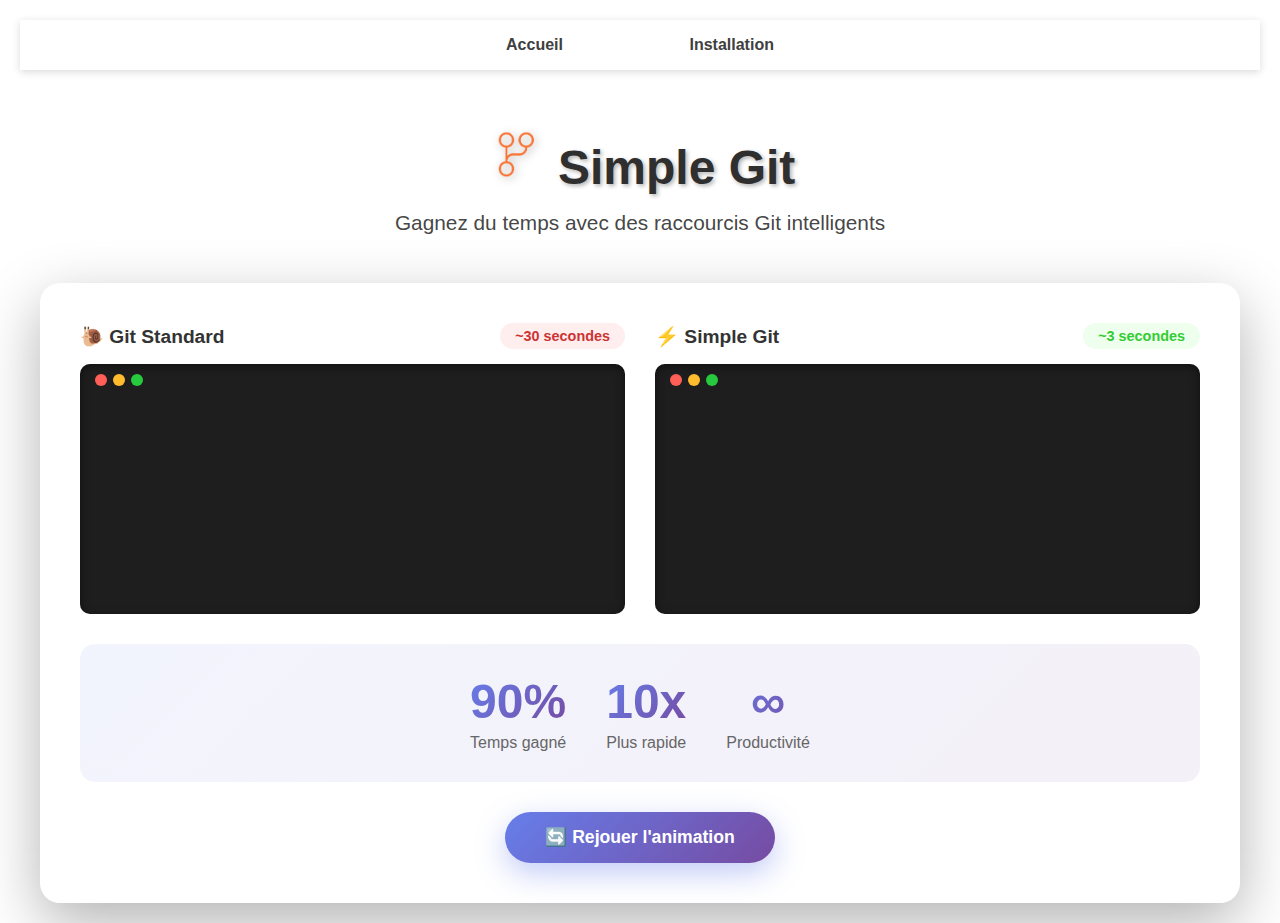
<file: index.html>
<!DOCTYPE html>
<html lang="fr">
<head>
    <meta charset="UTF-8">
    <meta name="viewport" content="width=device-width, initial-scale=1.0">
    <title>Simple Git - Gagnez du temps ⚡</title>
    <link rel="stylesheet" href="style.css">
    <link rel="stylesheet" href="nav-style.css">
    <link rel="icon" type="image/png" href="simple-logo.png">
    <title>Simple git</title>
</head>
<body>
    <nav class="nav-bar">
        <ul class="list">
            <li class="item"><a href="index.html">Accueil</a></li>
            <li class="item"><a href="installation.html">Installation</a></li>
        </ul>
    </nav>
    <br>
    <br>
    <br>
    <div class="container">
           <h1>
            <img src="simple-logo.png" alt="Simple Git Logo" class="logo">
            Simple Git
        </h1>
        <p class="subtitle">Gagnez du temps avec des raccourcis Git intelligents</p>
        
        <div class="card">
            <div class="comparison">
                <!-- Git Standard -->
                <div class="terminal-section">
                    <div class="terminal-header">
                        <div class="terminal-title">🐌 Git Standard</div>
                        <div class="time-badge slow">~30 secondes</div>
                    </div>
                    <div class="terminal" id="terminal-standard">
                        <div class="terminal-dots">
                            <div class="dot red"></div>
                            <div class="dot yellow"></div>
                            <div class="dot green"></div>
                        </div>
                        <div class="terminal-content" id="content-standard"></div>
                    </div>
                </div>

                <!-- Simple Git -->
                <div class="terminal-section">
                    <div class="terminal-header">
                        <div class="terminal-title">⚡ Simple Git</div>
                        <div class="time-badge fast">~3 secondes</div>
                    </div>
                    <div class="terminal" id="terminal-simple">
                        <div class="terminal-dots">
                            <div class="dot red"></div>
                            <div class="dot yellow"></div>
                            <div class="dot green"></div>
                        </div>
                        <div class="terminal-content" id="content-simple"></div>
                    </div>
                </div>
            </div>

            <div class="stats">
                <div class="stat-item">
                    <div class="stat-number">90%</div>
                    <div class="stat-label">Temps gagné</div>
                </div>
                <div class="stat-item">
                    <div class="stat-number">10x</div>
                    <div class="stat-label">Plus rapide</div>
                </div>
                <div class="stat-item">
                    <div class="stat-number">∞</div>
                    <div class="stat-label">Productivité</div>
                </div>
            </div>

            <button class="cta-button" onclick="restartAnimation()">🔄 Rejouer l'animation</button>
        </div>
    </div>

    <script>
        const standardCommands = [
            { type: 'command', text: 'git status', delay: 800 },
            { type: 'output', text: 'On branch main\nChanges not staged for commit:\n  modified:   index.html\n  modified:   style.css', delay: 400 },
            { type: 'command', text: 'git add .', delay: 1000 },
            { type: 'output', text: '', delay: 300 },
            { type: 'command', text: 'git commit -m "Update homepage design"', delay: 1500 },
            { type: 'output', text: '[main abc1234] Update homepage design\n 2 files changed, 45 insertions(+), 12 deletions(-)', delay: 400 },
            { type: 'command', text: 'git push origin main', delay: 1000 },
            { type: 'output', text: 'Enumerating objects: 5, done.\nCounting objects: 100%\nWriting objects: 100%\nTo github.com:user/repo.git\n   def5678..abc1234  main -> main', delay: 600 }
        ];

        const simpleCommands = [
            { type: 'command', text: 'gcp "Update homepage design"', delay: 1200 },
            { type: 'output', text: '✅ Changes added\n✅ Committed: Update homepage design\n🚀 Pushed to main', delay: 800 }
        ];

        async function typeText(element, text, speed = 30) {
            for (let char of text) {
                element.textContent += char;
                await new Promise(resolve => setTimeout(resolve, speed));
            }
        }

        async function animateTerminal(containerId, commands) {
            const container = document.getElementById(containerId);
            container.innerHTML = '';

            for (let cmd of commands) {
                await new Promise(resolve => setTimeout(resolve, cmd.delay));

                const line = document.createElement('div');
                line.className = 'command-line';

                if (cmd.type === 'command') {
                    const prompt = document.createElement('span');
                    prompt.className = 'prompt';
                    prompt.textContent = '$ ';
                    line.appendChild(prompt);

                    const command = document.createElement('span');
                    command.className = 'command';
                    line.appendChild(command);

                    const cursor = document.createElement('span');
                    cursor.className = 'cursor';
                    line.appendChild(cursor);

                    container.appendChild(line);

                    await typeText(command, cmd.text, 40);
                    cursor.remove();
                } else if (cmd.type === 'output' && cmd.text) {
                    const output = document.createElement('div');
                    output.className = 'output';
                    container.appendChild(output);

                    const lines = cmd.text.split('\n');
                    for (let i = 0; i < lines.length; i++) {
                        if (i > 0) output.innerHTML += '<br>';
                        await typeText(output, lines[i], 10);
                    }
                }

                container.scrollTop = container.scrollHeight;
            }

            // Cursor final
            const finalLine = document.createElement('div');
            finalLine.className = 'command-line';
            const prompt = document.createElement('span');
            prompt.className = 'prompt';
            prompt.textContent = '$ ';
            const cursor = document.createElement('span');
            cursor.className = 'cursor';
            finalLine.appendChild(prompt);
            finalLine.appendChild(cursor);
            container.appendChild(finalLine);
        }

        async function startAnimation() {
            // Démarrer les deux animations en parallèle
            await Promise.all([
                animateTerminal('content-standard', standardCommands),
                animateTerminal('content-simple', simpleCommands)
            ]);
        }

        function restartAnimation() {
            document.getElementById('content-standard').innerHTML = '';
            document.getElementById('content-simple').innerHTML = '';
            startAnimation();
        }

        // Démarrer l'animation au chargement
        window.addEventListener('load', () => {
            setTimeout(startAnimation, 500);
        });
    </script>
</body>
</html>
</file>
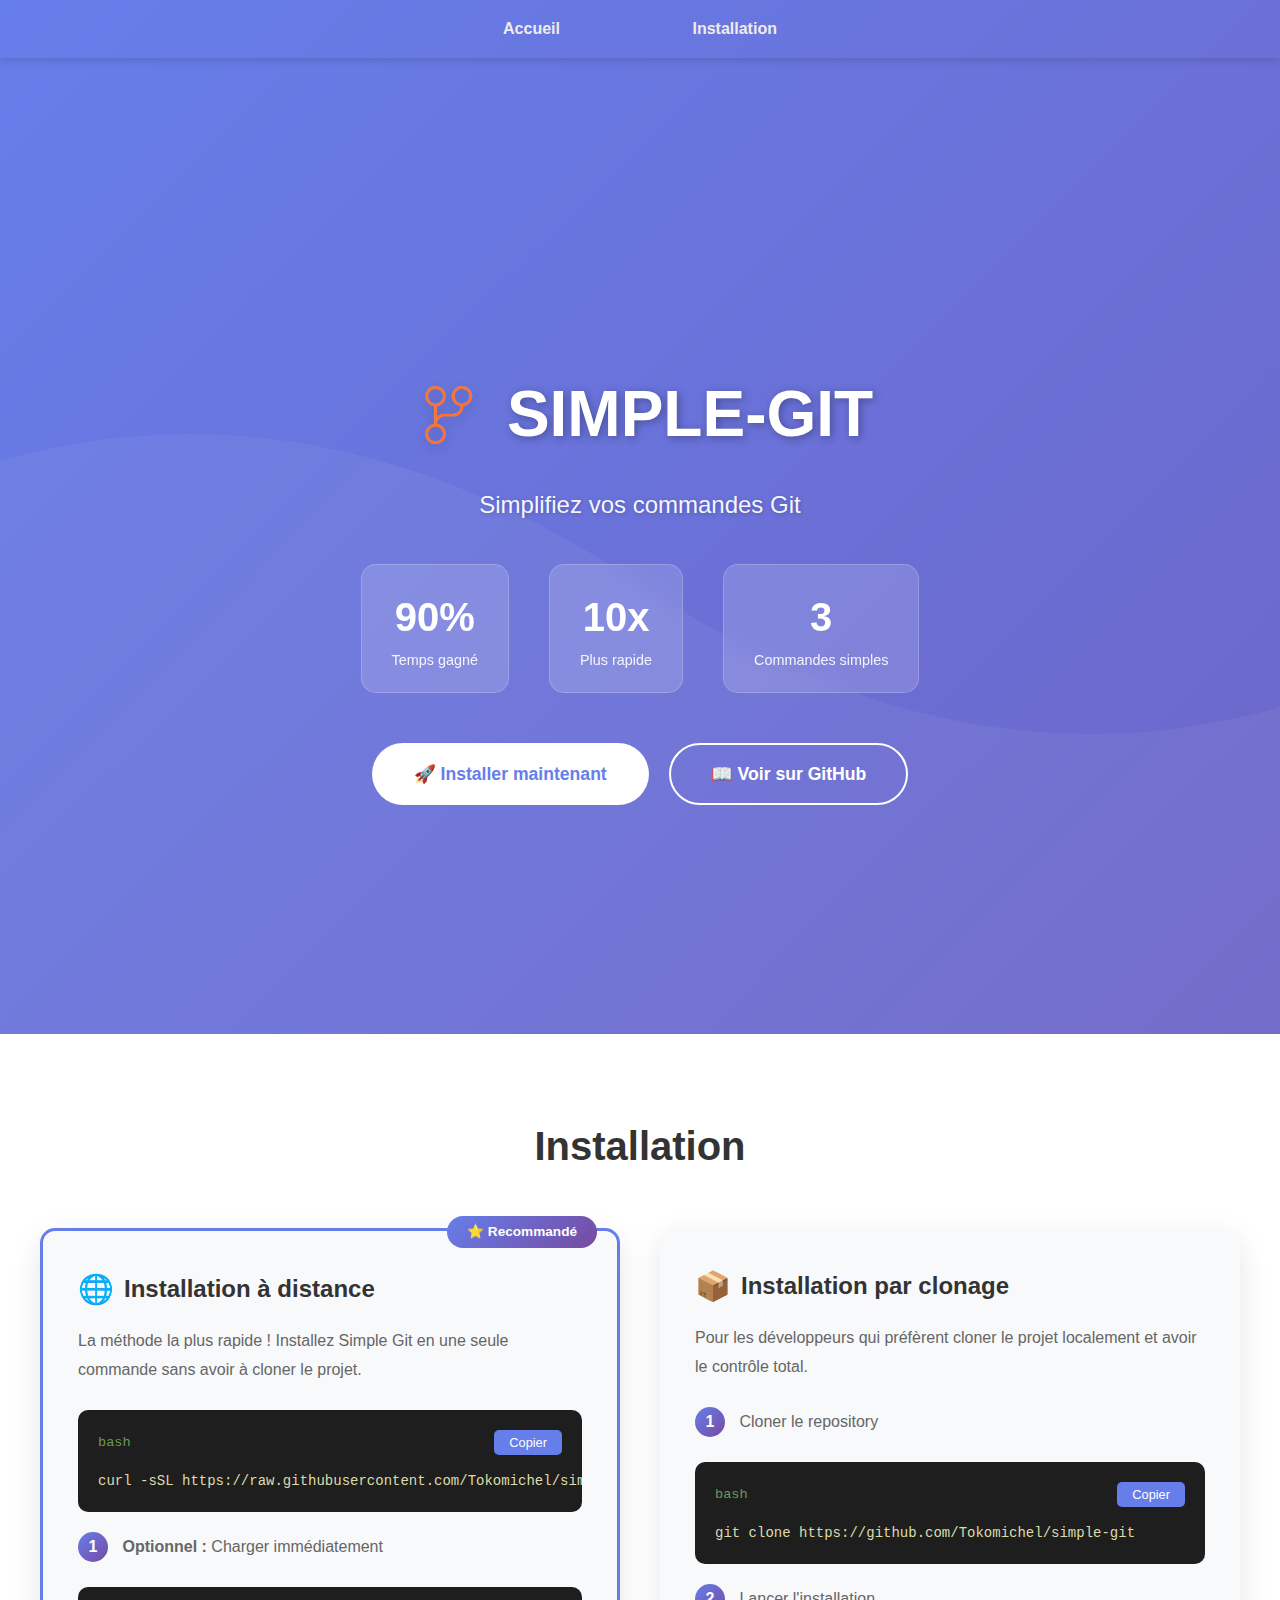
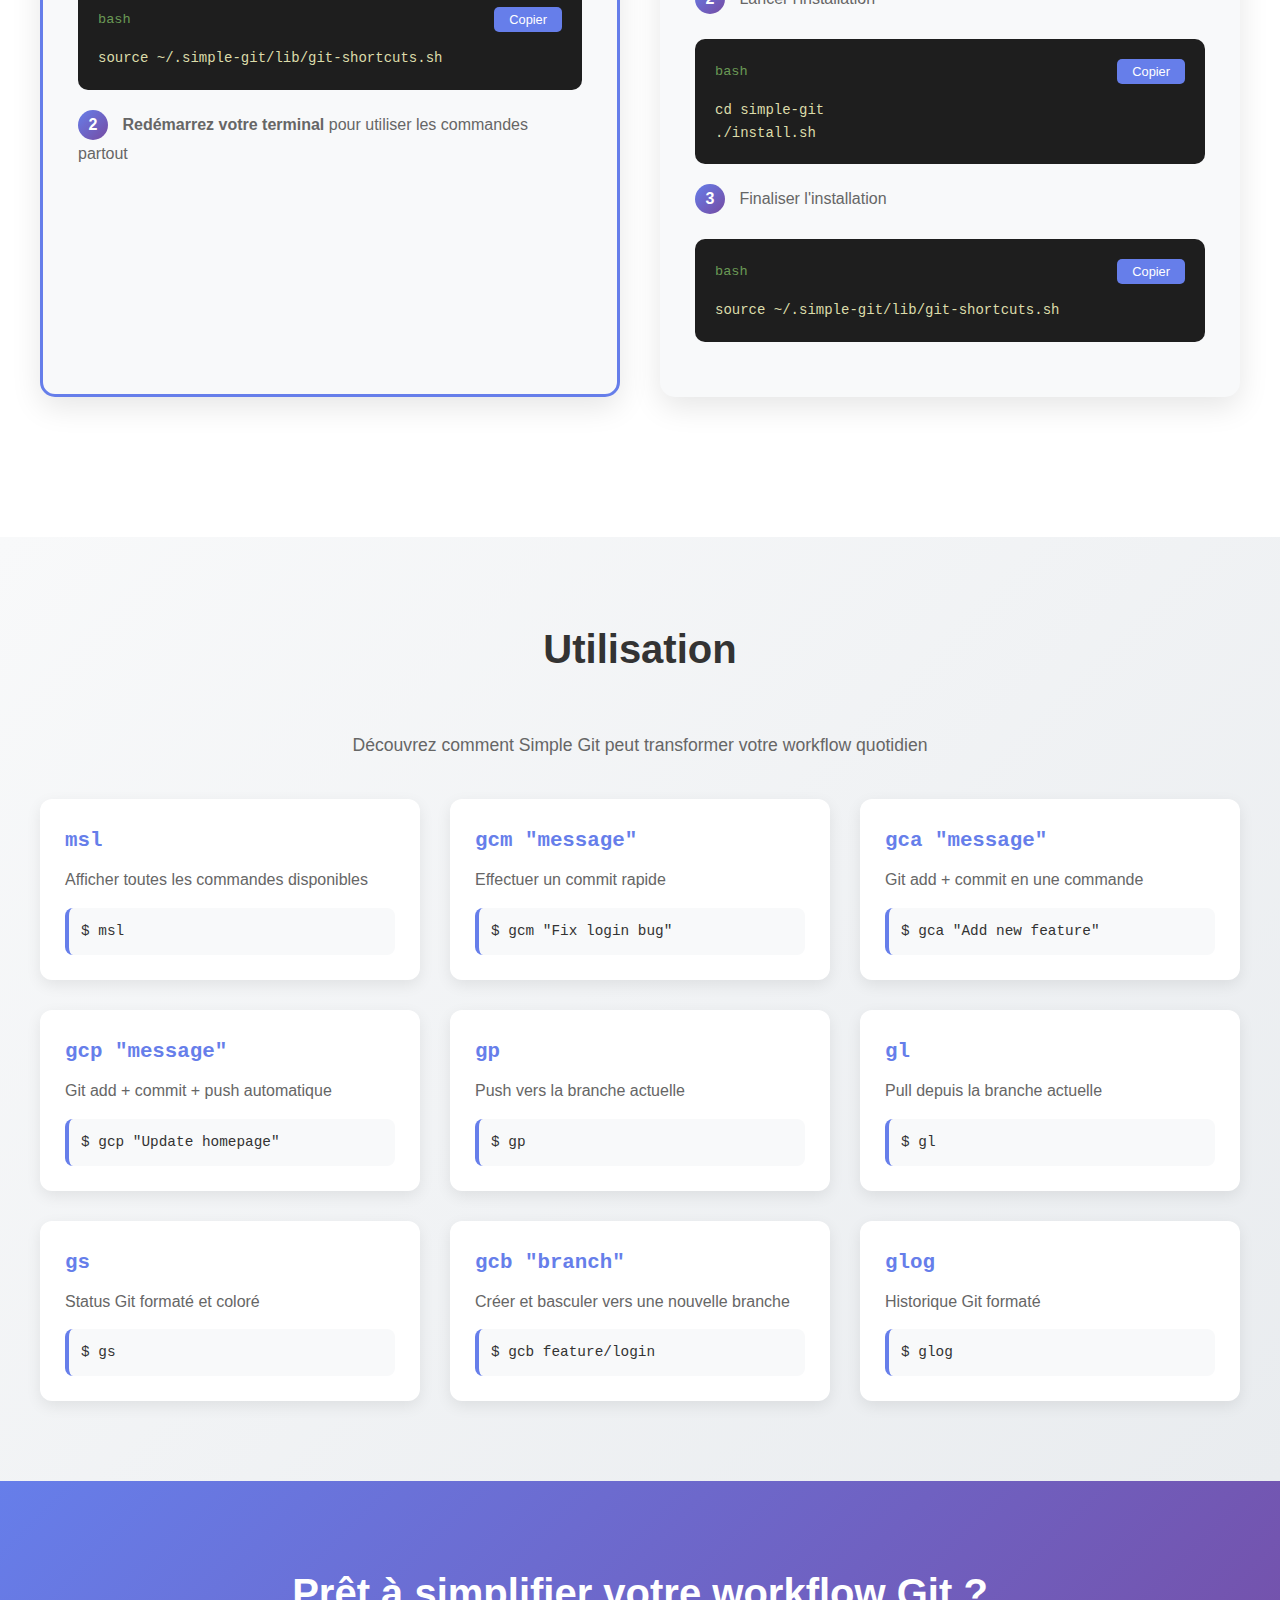
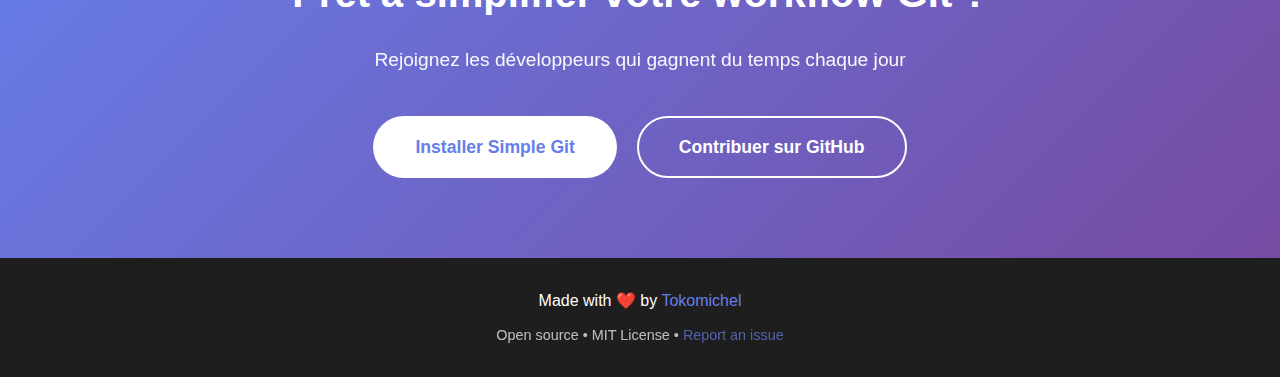
<file: installation.html>
<!DOCTYPE html>
<html lang="fr">
<head>
    <meta charset="UTF-8">
    <meta name="viewport" content="width=device-width, initial-scale=1.0">
    <title>Simple Git - Simplifiez vos commandes Git</title>
    <link rel="stylesheet" href="installation-style.css">
    <link rel="stylesheet" href="nav-style.css">
    <link rel="icon" type="image/png" href="simple-logo.png">
    <title>Installation - simple Git</title>
</head>
<body>
    <style>
        a {
            text-decoration: none;
            color: rgb(240, 235, 235);
        }
    </style>
        <nav class="nav-bar">
        <ul class="list">
            <li class="item"><a href="index.html">Accueil</a></li>
            <li class="item"><a href="installation.html">Installation</a></li>
        </ul>
    </nav>
    <br>
    <br>
    <br>
    <!-- Hero Section -->
    <section class="hero">
        <div class="hero-content">
            <div class="logo-title">
                <img src="simple-logo.png" alt="Simple Git Logo" class="logo">
                <h1>SIMPLE-GIT</h1>
            </div>
            <p class="tagline">Simplifiez vos commandes Git</p>
            
            <div class="stats">
                <div class="stat">
                    <div class="stat-number">90%</div>
                    <div class="stat-label">Temps gagné</div>
                </div>
                <div class="stat">
                    <div class="stat-number">10x</div>
                    <div class="stat-label">Plus rapide</div>
                </div>
                <div class="stat">
                    <div class="stat-number">3</div>
                    <div class="stat-label">Commandes simples</div>
                </div>
            </div>

            <div class="cta-buttons">
                <a href="#installation" class="btn btn-primary">🚀 Installer maintenant</a>
                <a href="https://github.com/Tokomichel/simple-git" class="btn btn-secondary" target="_blank">📖 Voir sur GitHub</a>
            </div>
        </div>
    </section>

    <!-- Installation Section -->
    <section class="installation" id="installation">
        <div class="container">
            <h2 class="section-title">Installation</h2>

            <div class="installation-methods">
                <!-- Installation Remote -->
                <div class="method-card recommended">
                    <span class="recommended-badge">⭐ Recommandé</span>
                    <h3 class="method-title">
                        <span class="method-icon">🌐</span>
                        Installation à distance
                    </h3>
                    <p class="method-description">
                        La méthode la plus rapide ! Installez Simple Git en une seule commande sans avoir à cloner le projet.
                    </p>

                    <div class="code-block">
                        <div class="code-header">
                            <span class="code-lang">bash</span>
                            <button class="copy-btn" onclick="copyCode(this, 'code1')">Copier</button>
                        </div>
                        <pre id="code1"><code>curl -sSL https://raw.githubusercontent.com/Tokomichel/simple-git/main/install-remote.sh | bash</code></pre>
                    </div>

                    <p class="method-description">
                        <span class="step-number">1</span> <strong>Optionnel :</strong> Charger immédiatement
                    </p>
                    <div class="code-block">
                        <div class="code-header">
                            <span class="code-lang">bash</span>
                            <button class="copy-btn" onclick="copyCode(this, 'code2')">Copier</button>
                        </div>
                        <pre id="code2"><code>source ~/.simple-git/lib/git-shortcuts.sh</code></pre>
                    </div>

                    <p class="method-description">
                        <span class="step-number">2</span> <strong>Redémarrez votre terminal</strong> pour utiliser les commandes partout
                    </p>
                </div>

                <!-- Installation via clonage -->
                <div class="method-card">
                    <h3 class="method-title">
                        <span class="method-icon">📦</span>
                        Installation par clonage
                    </h3>
                    <p class="method-description">
                        Pour les développeurs qui préfèrent cloner le projet localement et avoir le contrôle total.
                    </p>

                    <p class="method-description">
                        <span class="step-number">1</span> Cloner le repository
                    </p>
                    <div class="code-block">
                        <div class="code-header">
                            <span class="code-lang">bash</span>
                            <button class="copy-btn" onclick="copyCode(this, 'code3')">Copier</button>
                        </div>
                        <pre id="code3"><code>git clone https://github.com/Tokomichel/simple-git</code></pre>
                    </div>

                    <p class="method-description">
                        <span class="step-number">2</span> Lancer l'installation
                    </p>
                    <div class="code-block">
                        <div class="code-header">
                            <span class="code-lang">bash</span>
                            <button class="copy-btn" onclick="copyCode(this, 'code4')">Copier</button>
                        </div>
                        <pre id="code4"><code>cd simple-git
./install.sh</code></pre>
                    </div>

                    <p class="method-description">
                        <span class="step-number">3</span> Finaliser l'installation
                    </p>
                    <div class="code-block">
                        <div class="code-header">
                            <span class="code-lang">bash</span>
                            <button class="copy-btn" onclick="copyCode(this, 'code5')">Copier</button>
                        </div>
                        <pre id="code5"><code>source ~/.simple-git/lib/git-shortcuts.sh</code></pre>
                    </div>
                </div>
            </div>
        </div>
    </section>

    <!-- Usage Section -->
    <section class="usage">
        <div class="container">
            <h2 class="section-title">Utilisation</h2>
            <p style="text-align: center; color: #666; margin-bottom: 40px; font-size: 1.1rem;">
                Découvrez comment Simple Git peut transformer votre workflow quotidien
            </p>

            <div class="command-grid">
                <div class="command-card">
                    <div class="command-name">msl</div>
                    <div class="command-desc">Afficher toutes les commandes disponibles</div>
                    <div class="command-example">$ msl</div>
                </div>

                <div class="command-card">
                    <div class="command-name">gcm "message"</div>
                    <div class="command-desc">Effectuer un commit rapide</div>
                    <div class="command-example">$ gcm "Fix login bug"</div>
                </div>

                <div class="command-card">
                    <div class="command-name">gca "message"</div>
                    <div class="command-desc">Git add + commit en une commande</div>
                    <div class="command-example">$ gca "Add new feature"</div>
                </div>

                <div class="command-card">
                    <div class="command-name">gcp "message"</div>
                    <div class="command-desc">Git add + commit + push automatique</div>
                    <div class="command-example">$ gcp "Update homepage"</div>
                </div>

                <div class="command-card">
                    <div class="command-name">gp</div>
                    <div class="command-desc">Push vers la branche actuelle</div>
                    <div class="command-example">$ gp</div>
                </div>

                <div class="command-card">
                    <div class="command-name">gl</div>
                    <div class="command-desc">Pull depuis la branche actuelle</div>
                    <div class="command-example">$ gl</div>
                </div>

                <div class="command-card">
                    <div class="command-name">gs</div>
                    <div class="command-desc">Status Git formaté et coloré</div>
                    <div class="command-example">$ gs</div>
                </div>

                <div class="command-card">
                    <div class="command-name">gcb "branch"</div>
                    <div class="command-desc">Créer et basculer vers une nouvelle branche</div>
                    <div class="command-example">$ gcb feature/login</div>
                </div>

                <div class="command-card">
                    <div class="command-name">glog</div>
                    <div class="command-desc">Historique Git formaté</div>
                    <div class="command-example">$ glog</div>
                </div>
            </div>
        </div>
    </section>

    <!-- CTA Section -->
    <section class="cta">
        <div class="container">
            <h2>Prêt à simplifier votre workflow Git ?</h2>
            <p>Rejoignez les développeurs qui gagnent du temps chaque jour</p>
            <div class="cta-buttons">
                <a href="#installation" class="btn btn-primary">Installer Simple Git</a>
                <a href="https://github.com/Tokomichel/simple-git" class="btn btn-secondary" target="_blank">Contribuer sur GitHub</a>
            </div>
        </div>
    </section>

    <!-- Footer -->
    <footer>
        <p>
            Made with ❤️ by <a href="https://github.com/Tokomichel" target="_blank">Tokomichel</a>
        </p>
        <p style="margin-top: 10px; font-size: 0.9rem; opacity: 0.7;">
            Open source • MIT License • <a href="https://github.com/Tokomichel/simple-git/issues" target="_blank">Report an issue</a>
        </p>
    </footer>

    <script>
        function copyCode(button, codeId) {
            const code = document.getElementById(codeId).textContent;
            navigator.clipboard.writeText(code).then(() => {
                button.textContent = '✓ Copié !';
                button.classList.add('copied');
                setTimeout(() => {
                    button.textContent = 'Copier';
                    button.classList.remove('copied');
                }, 2000);
            });
        }

        // Smooth scroll
        document.querySelectorAll('a[href^="#"]').forEach(anchor => {
            anchor.addEventListener('click', function (e) {
                e.preventDefault();
                const target = document.querySelector(this.getAttribute('href'));
                if (target) {
                    target.scrollIntoView({ behavior: 'smooth', block: 'start' });
                }
            });
        });
    </script>
</body>
</html>
</file>
<file: style.css>
* {
            margin: 0;
            padding: 0;
            box-sizing: border-box;
        }

        body {
            font-family: 'Segoe UI', Tahoma, Geneva, Verdana, sans-serif;
            background: rgb(221, 221, 221)smoke;
            min-height: 100vh;
            display: flex;
            flex-direction: column;
            justify-content: center;
            align-items: center;
            padding: 20px;
        }

        .container {
            max-width: 1200px;
            width: 100%;
        }

        h1 {
            text-align: center;
            color: rgb(47, 47, 47);
            font-size: 3rem;
            margin-bottom: 1rem;
            text-shadow: 2px 2px 4px rgba(0,0,0,0.3);
        }

        .subtitle {
            text-align: center;
            color: rgba(46, 46, 46, 0.9);
            font-size: 1.3rem;
            margin-bottom: 3rem;
        }

        .card {
            background: white;
            border-radius: 20px;
            padding: 40px;
            box-shadow: 0 20px 60px rgba(0,0,0,0.3);
            animation: slideUp 0.6s ease-out;
        }

        @keyframes slideUp {
            from {
                opacity: 0;
                transform: translateY(30px);
            }
            to {
                opacity: 1;
                transform: translateY(0);
            }
        }

        .comparison {
            display: grid;
            grid-template-columns: 1fr 1fr;
            gap: 30px;
            margin-bottom: 30px;
        }

        .terminal-section {
            display: flex;
            flex-direction: column;
        }

        .terminal-header {
            display: flex;
            align-items: center;
            justify-content: space-between;
            margin-bottom: 15px;
        }

        .terminal-title {
            font-size: 1.2rem;
            font-weight: 600;
            color: #333;
        }

        .time-badge {
            background: #f0f0f0;
            padding: 5px 15px;
            border-radius: 20px;
            font-size: 0.9rem;
            font-weight: 600;
        }

        .time-badge.slow {
            background: #fee;
            color: #c33;
        }

        .time-badge.fast {
            background: #efe;
            color: #3c3;
        }

        .terminal {
            background: #1e1e1e;
            border-radius: 10px;
            padding: 20px;
            min-height: 250px;
            font-family: 'Courier New', monospace;
            font-size: 14px;
            box-shadow: inset 0 2px 10px rgba(0,0,0,0.5);
            position: relative;
            overflow: hidden;
        }

        .terminal-dots {
            position: absolute;
            top: 10px;
            left: 15px;
            display: flex;
            gap: 6px;
        }

        .dot {
            width: 12px;
            height: 12px;
            border-radius: 50%;
        }

        .dot.red { background: #ff5f56; }
        .dot.yellow { background: #ffbd2e; }
        .dot.green { background: #27c93f; }

        .terminal-content {
            margin-top: 30px;
            color: #d4d4d4;
        }

        .command-line {
            margin-bottom: 10px;
            display: flex;
            align-items: flex-start;
        }

        .prompt {
            color: #4ec9b0;
            margin-right: 8px;
            flex-shrink: 0;
        }

        .command {
            color: #dcdcaa;
        }

        .output {
            color: #6a9955;
            margin-left: 20px;
            font-size: 13px;
        }

        .cursor {
            display: inline-block;
            width: 8px;
            height: 16px;
            background: #4ec9b0;
            animation: blink 1s step-end infinite;
            margin-left: 2px;
        }

        @keyframes blink {
            0%, 50% { opacity: 1; }
            51%, 100% { opacity: 0; }
        }

        .stats {
            display: flex;
            justify-content: center;
            gap: 40px;
            padding: 30px;
            background: linear-gradient(135deg, #667eea15 0%, #764ba215 100%);
            border-radius: 15px;
        }

        .stat-item {
            text-align: center;
        }

        .stat-number {
            font-size: 3rem;
            font-weight: 700;
            background: linear-gradient(135deg, #667eea 0%, #764ba2 100%);
            -webkit-background-clip: text;
            -webkit-text-fill-color: transparent;
            background-clip: text;
        }

        .stat-label {
            color: #666;
            font-size: 1rem;
            margin-top: 5px;
        }

        .cta-button {
            display: block;
            margin: 30px auto 0;
            padding: 15px 40px;
            background: linear-gradient(135deg, #667eea 0%, #764ba2 100%);
            color: white;
            text-decoration: none;
            border-radius: 50px;
            font-size: 1.1rem;
            font-weight: 600;
            box-shadow: 0 10px 30px rgba(102, 126, 234, 0.4);
            transition: transform 0.3s, box-shadow 0.3s;
            text-align: center;
            border: none;
            cursor: pointer;
        }

        .cta-button:hover {
            transform: translateY(-2px);
            box-shadow: 0 15px 40px rgba(102, 126, 234, 0.5);
        }

        @media (max-width: 768px) {
            .comparison {
                grid-template-columns: 1fr;
            }
            
            h1 {
                font-size: 2rem;
            }
            
            .subtitle {
                font-size: 1rem;
            }
        }

.logo {
    width: 60px;
    height: 60px;
    object-fit: contain;
    filter: drop-shadow(2px 2px 4px rgba(0,0,0,0.3));
}
</file>
<file: nav-style.css>
nav.nav-bar {
    width: 100%;
    display: flex;
    justify-content: center;
    align-items: center;
    box-shadow: 0 2px 8px rgba(0,0,0,0.15);
    
    padding: 0.5rem 1rem;
}

nav.nav-bar > ul.list {
    display: flex;
    justify-content: space-around;
    text-decoration: none;
    width: 30%;
    
    
    list-style: none;
    margin: 0;
    padding: 0;
    display: flex;
    gap: 2rem;
}

.item {
    list-style: none;
    text-decoration: none;
    color: #404040;
    font-weight: 600;
    padding: 0.5rem 1rem;
    cursor: pointer;
    transition: color 0.3s;
}


.item:hover {
    color: rgb(34, 34, 34);

}

a {
    text-decoration: none;
    color: inherit;
}
</file>
<file: installation-style.css>
* {
            margin: 0;
            padding: 0;
            box-sizing: border-box;
        }

        body {
            font-family: 'Segoe UI', Tahoma, Geneva, Verdana, sans-serif;
            background: linear-gradient(135deg, #667eea 0%, #764ba2 100%);
            color: #333;
            line-height: 1.6;
        }

        /* Hero Section */
        .hero {
            min-height: 100vh;
            display: flex;
            flex-direction: column;
            justify-content: center;
            align-items: center;
            text-align: center;
            padding: 40px 20px;
            position: relative;
            overflow: hidden;
        }

        .hero::before {
            content: '';
            position: absolute;
            top: 0;
            left: 0;
            right: 0;
            bottom: 0;
            background: url('data:image/svg+xml,<svg xmlns="http://www.w3.org/2000/svg" viewBox="0 0 1200 600"><path d="M0,300 Q300,100 600,300 T1200,300 L1200,600 L0,600 Z" fill="rgba(255,255,255,0.05)"/></svg>') no-repeat bottom;
            background-size: cover;
        }

        .hero-content {
            position: relative;
            z-index: 1;
            max-width: 900px;
        }

        .logo-title {
            display: flex;
            align-items: center;
            justify-content: center;
            gap: 20px;
            margin-bottom: 20px;
        }

        .logo {
            width: 80px;
            height: 80px;
            object-fit: contain;
            filter: drop-shadow(0 4px 6px rgba(0,0,0,0.2));
            animation: float 3s ease-in-out infinite;
        }

        @keyframes float {
            0%, 100% { transform: translateY(0px); }
            50% { transform: translateY(-10px); }
        }

        h1 {
            color: white;
            font-size: 4rem;
            font-weight: 700;
            text-shadow: 2px 2px 8px rgba(0,0,0,0.3);
        }

        .tagline {
            color: rgba(255,255,255,0.95);
            font-size: 1.5rem;
            margin-bottom: 40px;
            text-shadow: 1px 1px 4px rgba(0,0,0,0.2);
        }

        .stats {
            display: flex;
            gap: 40px;
            justify-content: center;
            margin: 30px 0 50px;
            flex-wrap: wrap;
        }

        .stat {
            background: rgba(255,255,255,0.15);
            backdrop-filter: blur(10px);
            padding: 20px 30px;
            border-radius: 15px;
            border: 1px solid rgba(255,255,255,0.2);
        }

        .stat-number {
            font-size: 2.5rem;
            font-weight: 700;
            color: white;
        }

        .stat-label {
            color: rgba(255,255,255,0.9);
            font-size: 0.9rem;
        }

        /* Installation Section */
        .installation {
            background: white;
            padding: 80px 20px;
        }

        .container {
            max-width: 1200px;
            margin: 0 auto;
        }

        .section-title {
            text-align: center;
            font-size: 2.5rem;
            color: #333;
            margin-bottom: 50px;
        }

        .installation-methods {
            display: grid;
            grid-template-columns: repeat(auto-fit, minmax(500px, 1fr));
            gap: 40px;
            margin-bottom: 60px;
        }

        .method-card {
            background: #f8f9fa;
            border-radius: 15px;
            padding: 35px;
            box-shadow: 0 10px 30px rgba(0,0,0,0.1);
            transition: transform 0.3s, box-shadow 0.3s;
        }

        .method-card:hover {
            transform: translateY(-5px);
            box-shadow: 0 15px 40px rgba(0,0,0,0.15);
        }

        .method-card.recommended {
            border: 3px solid #667eea;
            position: relative;
        }

        .recommended-badge {
            position: absolute;
            top: -15px;
            right: 20px;
            background: linear-gradient(135deg, #667eea 0%, #764ba2 100%);
            color: white;
            padding: 5px 20px;
            border-radius: 20px;
            font-size: 0.85rem;
            font-weight: 600;
        }

        .method-title {
            font-size: 1.5rem;
            color: #333;
            margin-bottom: 15px;
            display: flex;
            align-items: center;
            gap: 10px;
        }

        .method-icon {
            font-size: 1.8rem;
        }

        .method-description {
            color: #666;
            margin-bottom: 25px;
            line-height: 1.8;
        }

        .code-block {
            background: #1e1e1e;
            border-radius: 10px;
            padding: 20px;
            margin: 20px 0;
            position: relative;
            overflow-x: auto;
        }

        .code-header {
            display: flex;
            align-items: center;
            justify-content: space-between;
            margin-bottom: 15px;
        }

        .code-lang {
            color: #6a9955;
            font-size: 0.85rem;
            font-family: 'Courier New', monospace;
        }

        .copy-btn {
            background: #667eea;
            color: white;
            border: none;
            padding: 5px 15px;
            border-radius: 5px;
            cursor: pointer;
            font-size: 0.8rem;
            transition: background 0.3s;
        }

        .copy-btn:hover {
            background: #5568d3;
        }

        .copy-btn.copied {
            background: #27c93f;
        }

        pre {
            margin: 0;
            color: #d4d4d4;
            font-family: 'Courier New', monospace;
            font-size: 14px;
            line-height: 1.6;
        }

        code {
            color: #dcdcaa;
        }

        .step-number {
            display: inline-block;
            background: linear-gradient(135deg, #667eea 0%, #764ba2 100%);
            color: white;
            width: 30px;
            height: 30px;
            border-radius: 50%;
            text-align: center;
            line-height: 30px;
            font-weight: 600;
            margin-right: 10px;
        }

        /* Usage Section */
        .usage {
            background: linear-gradient(135deg, #f8f9fa 0%, #e9ecef 100%);
            padding: 80px 20px;
        }

        .command-grid {
            display: grid;
            grid-template-columns: repeat(auto-fit, minmax(350px, 1fr));
            gap: 30px;
        }

        .command-card {
            background: white;
            border-radius: 12px;
            padding: 25px;
            box-shadow: 0 5px 15px rgba(0,0,0,0.08);
            transition: transform 0.3s;
        }

        .command-card:hover {
            transform: translateY(-3px);
            box-shadow: 0 8px 25px rgba(0,0,0,0.12);
        }

        .command-name {
            font-size: 1.3rem;
            color: #667eea;
            font-weight: 600;
            margin-bottom: 10px;
            font-family: 'Courier New', monospace;
        }

        .command-desc {
            color: #666;
            margin-bottom: 15px;
        }

        .command-example {
            background: #f8f9fa;
            padding: 12px;
            border-radius: 8px;
            border-left: 4px solid #667eea;
            font-family: 'Courier New', monospace;
            font-size: 0.9rem;
            color: #333;
        }

        /* CTA Section */
        .cta {
            background: linear-gradient(135deg, #667eea 0%, #764ba2 100%);
            padding: 80px 20px;
            text-align: center;
            color: white;
        }

        .cta h2 {
            font-size: 2.5rem;
            margin-bottom: 20px;
        }

        .cta p {
            font-size: 1.2rem;
            margin-bottom: 40px;
            opacity: 0.95;
        }

        .cta-buttons {
            display: flex;
            gap: 20px;
            justify-content: center;
            flex-wrap: wrap;
        }

        .btn {
            padding: 15px 40px;
            border-radius: 50px;
            font-size: 1.1rem;
            font-weight: 600;
            text-decoration: none;
            transition: all 0.3s;
            display: inline-block;
            border: 2px solid transparent;
        }

        .btn-primary {
            background: white;
            color: #667eea;
        }

        .btn-primary:hover {
            background: transparent;
            border-color: white;
            color: white;
        }

        .btn-secondary {
            background: transparent;
            border: 2px solid white;
            color: white;
        }

        .btn-secondary:hover {
            background: white;
            color: #667eea;
        }

        /* Footer */
        footer {
            background: #1e1e1e;
            color: white;
            text-align: center;
            padding: 30px 20px;
        }

        footer a {
            color: #667eea;
            text-decoration: none;
        }

        footer a:hover {
            text-decoration: underline;
        }

        @media (max-width: 768px) {
            h1 {
                font-size: 2.5rem;
            }

            .tagline {
                font-size: 1.2rem;
            }

            .installation-methods {
                grid-template-columns: 1fr;
            }

            .command-grid {
                grid-template-columns: 1fr;
            }

            .stats {
                gap: 20px;
            }
        }
</file>
